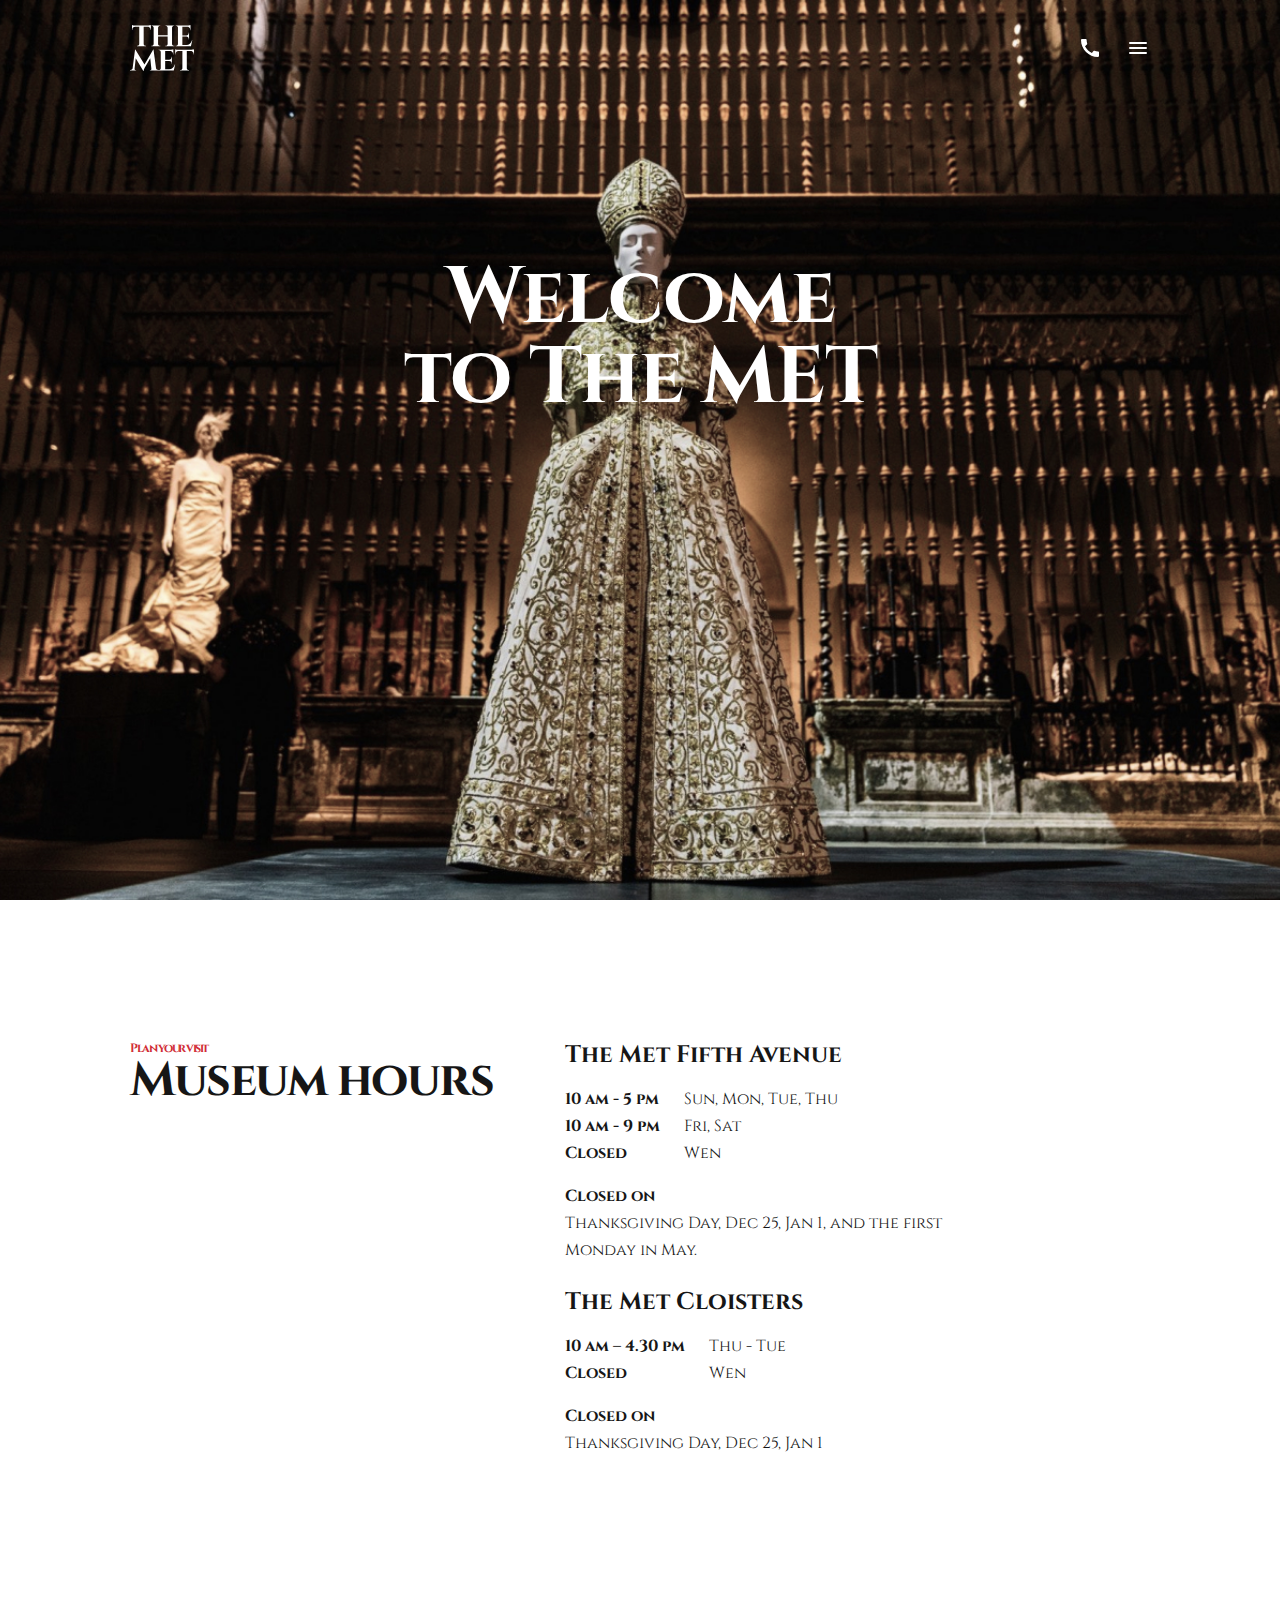
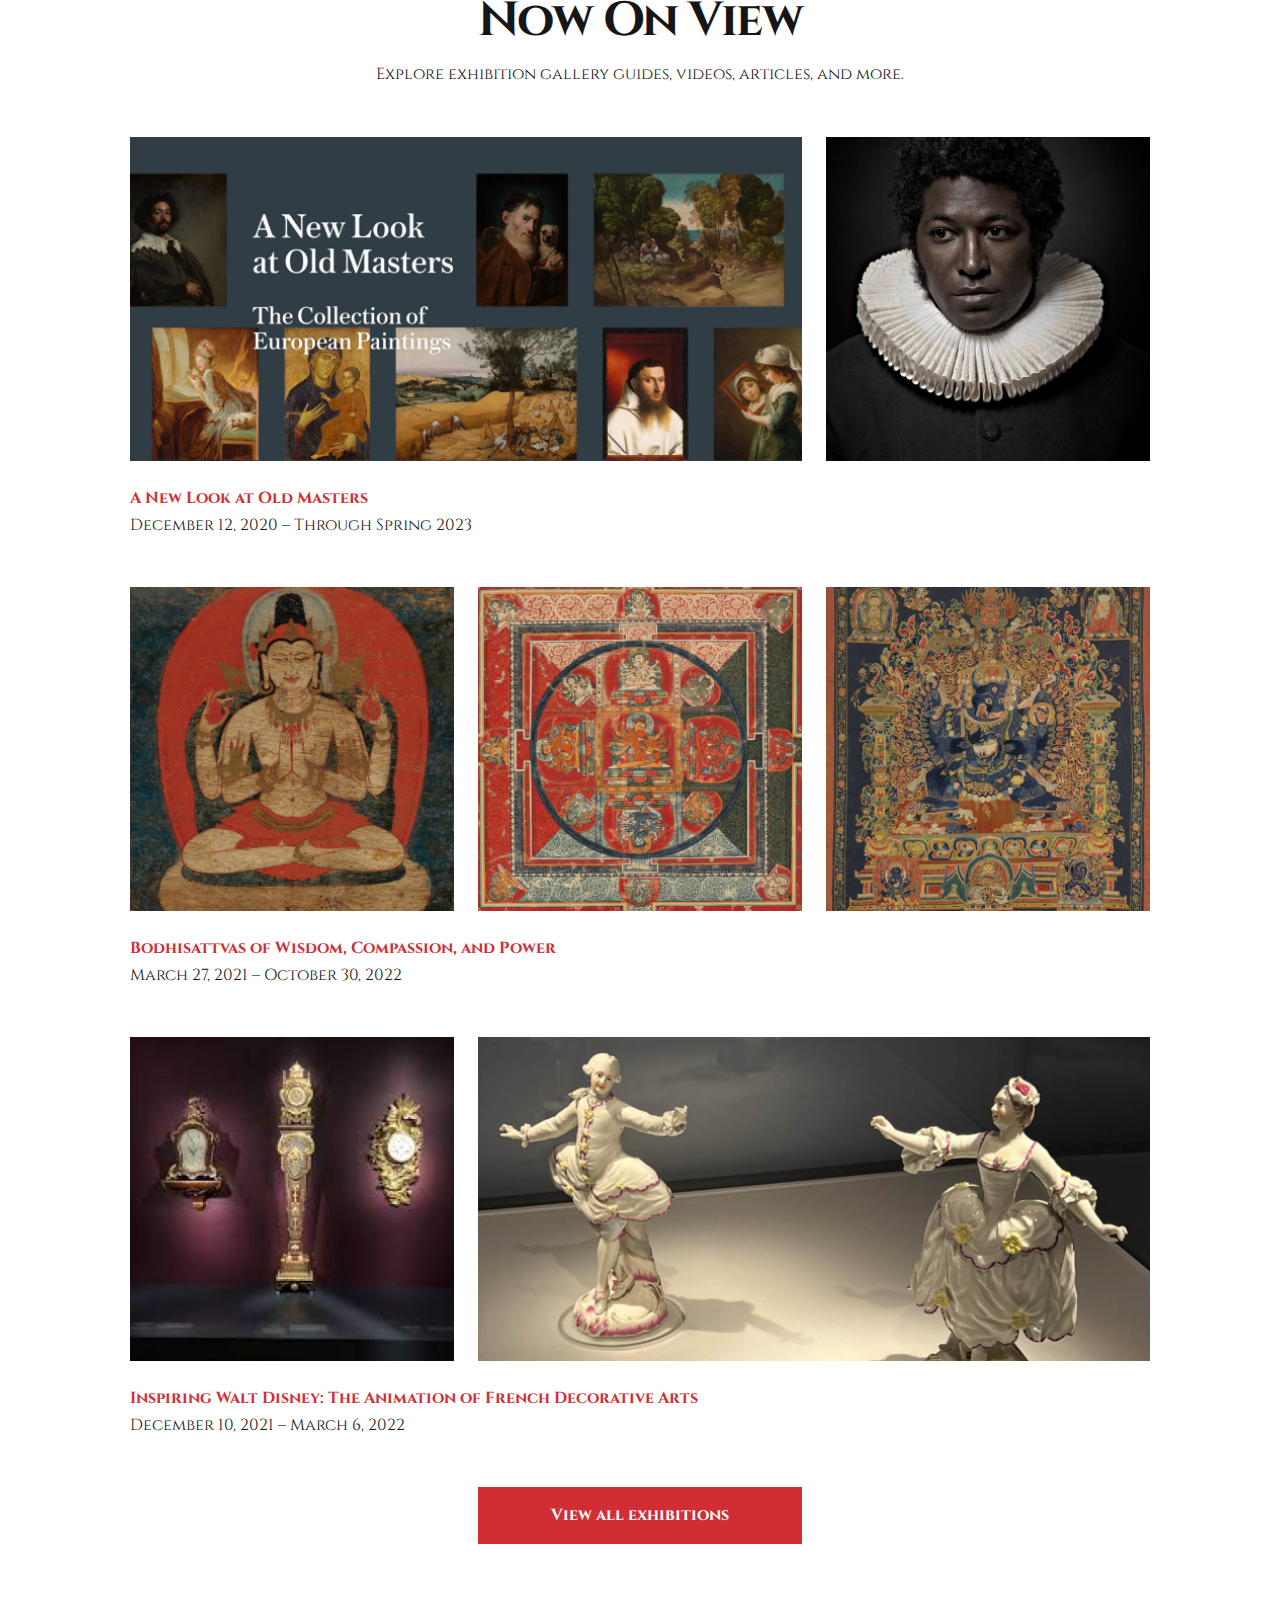
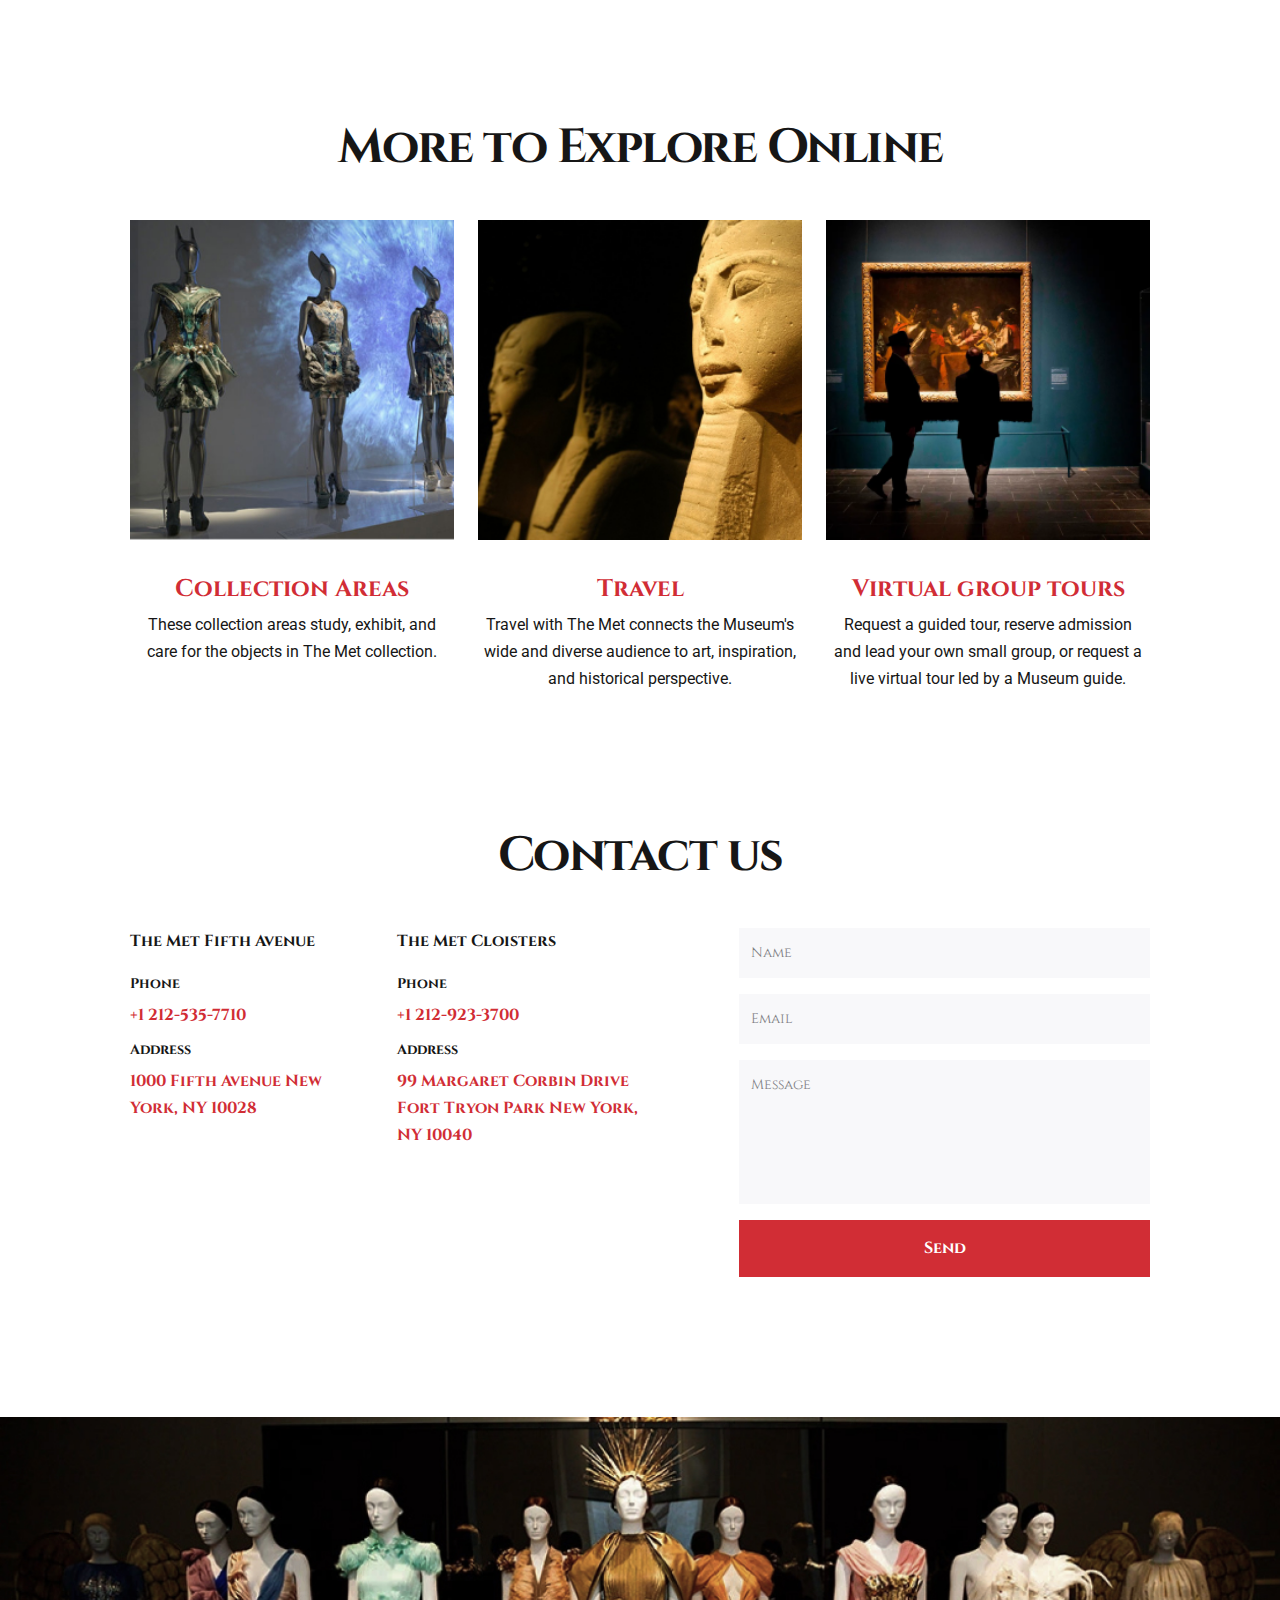
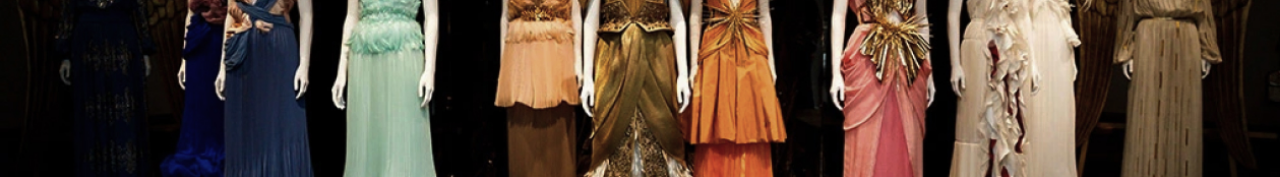
<file: index.html>
<!doctype html><html class="page" lang="en"><head><meta charset="utf-8"><meta name="viewport" content="width=device-width, initial-scale=1.0"><title>MET</title><link rel="preconnect" href="https://fonts.googleapis.com"><link rel="preconnect" href="https://fonts.gstatic.com"><link href="https://fonts.googleapis.com/css2?family=Cinzel:wght@400;700&display=swap" rel="stylesheet"><link href="https://fonts.googleapis.com/css2?family=Roboto:wght@400&display=swap" rel="stylesheet"><link rel="icon" href="logo.5a4cd48a.svg"><link rel="stylesheet" href="index.ae0da91b.css"><script src="index.cabb280d.js" defer></script></head><body class="page__body"> <header class="header"> <div class="container header__container"> <div class="header__top-bar top-bar"> <a class="logo top-bar__logo" href="#"> <span class="sr-only">Go to main page</span> <img src="logo.5a4cd48a.svg" alt="MET logo"> </a> <div class="top-bar__icons"> <a class="icon icon--phone" href="#+12125357710"> <span class="sr-only">Call for number +1 212-535-7710</span> </a> <span class="icon icon--phone icon--phone--desktop"> <a class="phone-number" href="tel:+12125357710"> <span class="phone-number__title">The Met Fifth Avenue</span> +1 212-535-7710 </a> <a class="phone-number" href="tel:+12129233700"> <span class="phone-number__title">The Met Cloisters</span> +1 212-923-3700 </a> </span> <a class="icon icon--menu" href="#menu"> <span class="sr-only">Open menu</span> </a> </div> </div> <div class="header__bottom"> <h1 class="header__title"> Welcome <br> to The MET </h1> </div> </div> </header> <aside class="menu page__menu" id="menu"> <div class="container"> <div class="menu__top-bar top-bar"> <a class="logo top-bar__logo" href="#"> <span class="sr-only">Go to main page</span> <img src="logo.5a4cd48a.svg" alt="MET logo"> </a> <a class="icon icon--close" href="#"> <span class="sr-only">Close menu</span> </a> </div> <div class="menu__bottom"> <nav class="menu__nav nav"> <ul class="nav__list"> <li class="nav__item"> <a href="#" class="nav__link"> Home </a> </li> <li class="nav__item"> <a href="#hours" class="nav__link"> About Us </a> </li> <li class="nav__item"> <a href="#exhibitions" class="nav__link"> Now on view </a> </li> <li class="nav__item"> <a href="#explore" class="nav__link"> Explore Online </a> </li> <li class="nav__item"> <a href="#contacts" class="nav__link"> Contacts </a> </li> </ul> </nav> <ul class="menu__phone-numbers"> <li class="menu__phone-item"> <a class="menu__phone-number phone-number" href="tel:+12125357710"> <span class="phone-number__title">The Met Fifth Avenue</span> +1 212-535-7710 </a> </li> <li class="menu__phone-item"> <a class="menu__phone-number phone-number" href="tel:+12129233700"> <span class="phone-number__title">The Met Cloisters</span> +1 212-923-3700 </a> </li> </ul> <a class="menu__call-btn" href="#"> call to order </a> </div> </div> </aside> <main class="main"> <section class="hours" id="hours"> <div class="container hours__container"> <h2 class="hours__title title"> <span class="hours__super-title">Plan your visit</span> Museum hours </h2> <div class="hours__content"> <div class="hours__block"> <h3 class="hours__block-title">The Met Fifth Avenue</h3> <article class="hours__timetable timetable"> <ul class="timetable__list"> <li class="timetable__list-title">10 am - 5 pm</li> <li class="timetable__list-title">10 am - 9 pm</li> <li class="timetable__list-title">Closed</li> </ul> <ul class="timetable__list"> <li class="timetable__list-text">Sun, Mon, Tue, Thu</li> <li class="timetable__list-text">Fri, Sat</li> <li class="timetable__list-text">Wen</li> </ul> </article> <h4 class="hours__info-title">Closed on</h4> <p class="hours__info-text"> Thanksgiving Day, Dec 25, Jan 1, and the first Monday in May. </p> </div> <div class="hours__block"> <h3 class="hours__block-title">The Met Cloisters</h3> <article class="hours__timetable timetable"> <ul class="timetable__list"> <li class="timetable__list-title">10 am – 4.30 pm</li> <li class="timetable__list-title">Closed</li> </ul> <ul class="timetable__list"> <li class="timetable__list-text">Thu - Tue</li> <li class="timetable__list-text">Wen</li> </ul> </article> <h4 class="hours__info-title">Closed on</h4> <p class="hours__info-text">Thanksgiving Day, Dec 25, Jan 1</p> </div> </div> </div> </section> <section class="exhibitions" id="exhibitions"> <div class="container"> <h2 class="exhibitions__title title">Now On View</h2> <p class="exhibitions__text"> Explore exhibition gallery guides, videos, articles, and more. </p> <div class="exhibitions__wrapper"> <article class="exhibition exhibitions__exhibition"> <div class="exhibition__images"> <picture class="exhibition__image exhibition__image--wide"> <source media="(min-width: 744px)" srcset="exhibitions-1-wide.f4caab1d.jpg"> <img src="exhibitions-1.f7281a50.jpg" alt="exhibitions-1"> </picture> <picture class="exhibition__image"> <source media="(min-width: 744px)" srcset="exhibitions-2-big.1ebf8afa.jpg"> <img src="exhibitions-2.7dc68cf6.jpg" alt="exhibitions-2"> </picture> </div> <a class="exhibition__title" href="#"> A New Look at Old Masters </a> <p class="exhibition__date"> December 12, 2020 – Through Spring 2023 </p> </article> <article class="exhibition exhibitions__exhibition"> <div class="exhibition__images exhibition__images--3"> <picture class="exhibition__image"> <source media="(min-width: 744px)" srcset="exhibitions-3-big.517be43f.jpg"> <img src="exhibitions-3.ffff656e.jpg" alt="exhibitions-3"> </picture> <picture class="exhibition__image"> <source media="(min-width: 744px)" srcset="exhibitions-4-big.f138825f.jpg"> <img src="exhibitions-4.d42529fd.jpg" alt="exhibitions-4"> </picture> <picture class="exhibition__image"> <source media="(min-width: 1260px)" srcset="exhibitions-5-big.afcb5029.jpg"> <img src="exhibitions-5.581c2c42.jpg" alt="exhibitions-5"> </picture> </div> <a class="exhibition__title" href="#"> Bodhisattvas of Wisdom, Compassion, and Power </a> <p class="exhibition__date">March 27, 2021 – October 30, 2022</p> </article> <article class="exhibition exhibitions__exhibition"> <div class="exhibition__images"> <picture class="exhibition__image"> <source media="(min-width: 744px)" srcset="exhibitions-6-big.f8e34506.jpg"> <img src="exhibitions-6.ca5c3b2d.jpg" alt="exhibitions-6"> </picture> <picture class="exhibition__image exhibition__image--wide"> <source media="(min-width: 744px)" srcset="exhibitions-7-wide.d2db5817.jpg"> <img src="exhibitions-7.5b925924.jpg" alt="exhibitions-7"> </picture> </div> <a class="exhibition__title" href="#"> Inspiring Walt Disney: The Animation of French Decorative Arts </a> <p class="exhibition__date">December 10, 2021 – March 6, 2022</p> </article> <button class="btn exhibitions__btn">View all exhibitions</button> </div> </div> </section> <section class="explore" id="explore"> <div class="container"> <h2 class="explore__title title">More to Explore Online</h2> <ul class="explore__list"> <li class="explore__item"> <img class="explore__item-img" src="explore-collection.a134b1f0.jpg" alt="collection areas"> <h3 class="explore__item-title">Collection Areas</h3> <p class="explore__item-text"> These collection areas study, exhibit, and care for the objects in The Met collection. </p> </li> <li class="explore__item"> <img class="explore__item-img" src="explore-travel.e0a53485.jpg" alt="sphinx photo"> <h3 class="explore__item-title">Travel</h3> <p class="explore__item-text"> Travel with The Met connects the Museum's wide and diverse audience to art, inspiration, and historical perspective. </p> </li> <li class="explore__item"> <img class="explore__item-img" src="explore-tours.fb46ebdf.jpg" alt="virtual group tours"> <h3 class="explore__item-title">Virtual group tours</h3> <p class="explore__item-text"> Request a guided tour, reserve admission and lead your own small group, or request a live virtual tour led by a Museum guide. </p> </li> </ul> </div> </section> <section class="contacts" id="contacts"> <div class="container"> <h2 class="contacts__title title">Contact us</h2> <div class="contacts__wrapper"> <div class="contacts__address-block"> <address class="contacts__address"> <h3 class="contacts__address-title">The Met Fifth Avenue</h3> <a class="contacts__address-link" href="tel:+12125357710"> <span class="contacts__address-caption">Phone</span> +1 212-535-7710 </a> <a class="contacts__address-link" href="#" target="_blank"> <span class="contacts__address-caption">Address</span> 1000 Fifth Avenue New York, NY 10028 </a> </address> <address class="contacts__address"> <h3 class="contacts__address-title">The Met Cloisters</h3> <a class="contacts__address-link" href="tel:+12129233700"> <span class="contacts__address-caption">Phone</span> +1 212-923-3700 </a> <a class="contacts__address-link" href="#" target="_blank"> <span class="contacts__address-caption">Address</span> 99 Margaret Corbin Drive Fort Tryon Park New York, NY 10040 </a> </address> </div> <form class="contacts__form form" action="#" onsubmit="this.reset(); return false;"> <label for="name"> <span class="sr-only">Please, enter your name!</span> </label> <input class="form__input" id="name" name="name" type="text" placeholder="Name" required> <label for="email"> <span class="sr-only">Please, enter your email!</span> </label> <input class="form__input" id="email" name="email" type="email" placeholder="Email" required> <label for="message"> <span class="sr-only">Please, enter your message!</span> </label> <textarea class="form__input form__input--message" id="message" name="message" placeholder="Message"></textarea> <button class="btn form__btn">Send</button> </form> </div> </div> </section> </main> <footer class="footer"></footer> </body></html>
</file>
<file: index.ae0da91b.css>
.sr-only{white-space:nowrap;-webkit-clip-path:inset(100%);clip-path:inset(100%);clip:rect(0 0 0 0);border:0;width:1px;height:1px;margin:-1px;padding:0;position:absolute;overflow:hidden}.container{padding-left:20px;padding-right:20px}@media (min-width:744px){.container{padding-left:72px;padding-right:72px}}@media (min-width:1260px){.container{max-width:1020px;margin-left:auto;margin-right:auto;padding-left:120px;padding-right:120px}}.page{color:#161616;scroll-behavior:smooth;font-family:Cinzel,serif;font-size:16px;font-weight:400;line-height:169%}.page__body{margin:0}.page__menu{opacity:0;pointer-events:none;position:fixed;top:0;left:0;right:0}.page__menu:target{opacity:1;pointer-events:all}.page:has(.page__menu:target){overflow:hidden}.logo{transition:transform .5s;display:-ms-flexbox;display:flex}.logo:hover{transform:scale(1.2)}.main{background-color:#fff;row-gap:100px;padding-top:100px;padding-bottom:100px;display:grid}@media (min-width:744px){.main{row-gap:140px;padding-top:140px;padding-bottom:140px}}.icon{cursor:pointer;width:24px;height:24px;transition:transform .5s;display:block}.icon:hover{transform:scale(1.2)}.icon--phone{background-image:url(icon-phone.736d378b.svg)}@media (min-width:1260px){.icon--phone{display:none}}.icon--phone--desktop{display:none}@media (min-width:1260px){.icon--phone--desktop{display:block;position:relative}.icon--phone--desktop .phone-number{cursor:pointer;opacity:0;text-align:right;color:#fff;min-width:201px;margin-bottom:8px;transition:opacity .5s;position:absolute;right:52px}.icon--phone--desktop .phone-number:nth-child(2){top:62px}.icon--phone--desktop:hover .phone-number{opacity:1}}.icon--menu{background-image:url(icon-burger-menu.99ac1f23.svg)}.icon--menu:hover{background-image:url(icon-burger-menu-hover.fd4b4010.svg)}.icon--close{background-image:url(icon-close.a491bbae.svg)}.top-bar{-ms-flex-pack:justify;justify-content:space-between;-ms-flex-align:center;align-items:center;padding-top:25px;padding-bottom:25px;display:-ms-flexbox;display:flex}.top-bar__icons{gap:24px;display:-ms-flexbox;display:flex}.menu{z-index:100;box-sizing:border-box;text-transform:uppercase;color:#fff;background-color:#d12d35;height:100vh;padding-bottom:31px;font-weight:700}.menu__top-bar{margin-bottom:15px}.menu__nav{margin-bottom:32px}.menu__phone-numbers{margin:0 0 16px;padding:0;list-style:none}.menu__phone-item:not(:last-child){margin-bottom:8px}.menu__phone-number{position:relative}.menu__phone-number:before{content:"";transform-origin:0;background-color:#fff;border-radius:50%;width:100%;height:1px;transition:transform .5s;position:absolute;bottom:-8px;transform:scale(0)}.menu__phone-number:hover:before{transform:scale(1)}.menu__call-btn{color:inherit;letter-spacing:2px;width:-moz-fit-content;width:fit-content;font-size:12px;line-height:133%;text-decoration:none;display:block;position:relative}.menu__call-btn:before{content:"";transform-origin:0;background-color:#fff;border-radius:50%;width:100%;height:1px;transition:transform .5s;position:absolute;bottom:-8px;transform:scale(0)}.menu__call-btn:hover:before{transform:scale(1)}.nav__list{-ms-flex-direction:column;flex-direction:column;gap:32px;margin:0;padding:0;list-style:none;display:-ms-flexbox;display:flex}.nav__item{line-height:100%}.nav__link{color:inherit;letter-spacing:2px;font-size:22px;line-height:100%;text-decoration:none;position:relative}.nav__link:before{content:"";transform-origin:0;background-color:#fff;border-radius:50%;width:100%;height:1px;transition:transform .5s;position:absolute;bottom:-8px;transform:scale(0)}.nav__link:hover:before{transform:scale(1)}.phone-number{color:inherit;font-size:16px;line-height:169%;text-decoration:none}.phone-number__title{display:block}.title{letter-spacing:-1.5px;text-align:center;margin:0 0 48px;font-size:32px;font-weight:700;line-height:100%}@media (min-width:744px){.title{font-size:48px}}.timetable{gap:24px;display:-ms-flexbox;display:flex}.timetable__list{margin:0;padding:0;list-style:none}.timetable__list-title{font-weight:700}.timetable__list-text{transition:color .5s}.timetable:hover .timetable__list-text{color:#108fd8}.exhibition__images{--columns:2;grid-template-columns:repeat(var(--columns),1fr);column-gap:20px;margin-bottom:24px;display:grid}@media (min-width:744px){.exhibition__images{--columns:6;column-gap:24px}}@media (min-width:1260px){.exhibition__images{--columns:12}}.exhibition__images--3{--columns:3;column-gap:8px;margin-bottom:24px}@media (min-width:744px){.exhibition__images--3{--columns:6;column-gap:24px}.exhibition__images--3 .exhibition__image{grid-column:span 3}.exhibition__images--3 .exhibition__image:nth-child(3){display:none}}@media (min-width:1260px){.exhibition__images--3{--columns:12}.exhibition__images--3 .exhibition__image{grid-column:span 4}.exhibition__images--3 .exhibition__image:nth-child(3){display:block}}.exhibition__image{height:0;padding-bottom:100%;transition:box-shadow .5s,transform .5s;position:relative}.exhibition__image:hover{transform:scale(1.05);box-shadow:1px 4px 16px #108fd8}@media (min-width:744px){.exhibition__image{grid-column:span 2}}@media (min-width:1260px){.exhibition__image{grid-column:span 4}}.exhibition__image img{object-fit:cover;width:100%;height:100%;position:absolute}.exhibition__image--wide{height:100%;padding-bottom:0}@media (min-width:744px){.exhibition__image--wide{grid-column:span 4}}@media (min-width:1260px){.exhibition__image--wide{grid-column:span 8}}.exhibition__title{color:#d12d35;font-weight:700;text-decoration:none;position:relative}.exhibition__title:before{content:"";transform-origin:0;background-color:#fff;border-radius:50%;width:100%;height:1px;transition:transform .5s;position:absolute;bottom:-8px;transform:scale(0)}.exhibition__title:hover:before{transform:scale(1)}.exhibition__title:before{background-color:#161616;bottom:-2px}.exhibition__date{margin:0}.btn{cursor:pointer;color:#fff;background-color:#d12d35;border:none;width:100%;padding:15px 51px;font-family:Cinzel,serif;font-size:16px;font-weight:700;line-height:169%;transition:background-color .5s}.btn:hover{background-color:#ae1c23}.btn:active{background-color:#eb343d}.form__input{box-sizing:border-box;color:#161616;background-color:#f8f8fa;border:1px solid transparent;outline:none;width:100%;margin-bottom:16px;padding:14px 11px;font-family:inherit;font-size:14px;line-height:142%;transition:border-color .5s;display:block}.form__input:last-child{margin-bottom:32px}.form__input::placeholder{color:#7e7e83;font-size:14px;line-height:142%;transition:color .5s}.form__input::placeholder{color:#7e7e83;font-size:14px;line-height:142%;transition:color .5s}.form__input--message{resize:none;height:144px}.form__input:hover::placeholder{color:#161616}.form__input:hover::placeholder{color:#161616}.form__input:focus::placeholder{color:#161616}.form__input:focus::placeholder{color:#161616}.form__input:hover,.form__input:focus{border-color:#161616}.header{background-image:url(header-bg-small.7a7cbdf2.jpg);background-position:50% 30%;background-repeat:no-repeat;background-size:cover}@media (min-width:744px){.header{background-image:url(header-bg-big.8135c6c6.jpg)}}.header__container{-ms-flex-direction:column;flex-direction:column;-ms-flex-pack:justify;justify-content:space-between;height:100vh;display:-ms-flexbox;display:flex}@media (min-width:744px){.header__top-bar{margin-bottom:141px}}@media (min-width:1260px){.header__top-bar{margin-bottom:83px}}.header__title{letter-spacing:-1.5px;color:#fff;text-align:center;margin:0;font-size:40px;line-height:100%}@media (min-width:744px){.header__title{font-size:64px}}@media (min-width:1260px){.header__title{font-size:80px}}.header__bottom{padding-bottom:288px}@media (min-width:744px){.header__bottom{padding-bottom:456px}}@media (min-width:1260px){.header__bottom{padding-bottom:482px}}.hours__container{--columns:2;grid-template-columns:repeat(var(--columns),1fr);column-gap:20px;display:grid}@media (min-width:744px){.hours__container{--columns:6;column-gap:24px}}@media (min-width:1260px){.hours__container{--columns:12}}.hours__super-title{color:#d12d35;font-size:12px;font-weight:700;line-height:140%;display:block}.hours__title{text-align:left;grid-column:1/-1;margin-bottom:32px}@media (min-width:744px){.hours__title{grid-column:1/4}}@media (min-width:1260px){.hours__title{grid-column:span 5}}.hours__content{grid-column:1/-1;row-gap:23px;display:grid}@media (min-width:744px){.hours__content{grid-column:4/7}}@media (min-width:1260px){.hours__content{grid-column:span 5}}.hours__block-title{margin:0 0 16px;font-size:24px;line-height:125%}.hours__timetable{margin-bottom:16px}.hours__info-title{margin:0}.hours__info-text{margin:0;transition:color .5s}.hours__info-text:hover{color:#108fd8}.exhibitions__title{margin-bottom:8px}.exhibitions__text{text-align:center;margin-bottom:48px}.exhibitions__wrapper{--columns:2;grid-template-columns:repeat(var(--columns),1fr);gap:48px 20px;margin-bottom:40px;display:grid}@media (min-width:744px){.exhibitions__wrapper{--columns:6;column-gap:24px}}@media (min-width:1260px){.exhibitions__wrapper{--columns:12}}.exhibitions__exhibition{grid-column:span var(--columns)}.exhibitions__btn{grid-column:span 2}@media (min-width:744px){.exhibitions__btn{grid-column:2/-2}}@media (min-width:1260px){.exhibitions__btn{grid-column:span 4/9}}.explore{text-align:center}.explore__list{--columns:2;grid-template-columns:repeat(var(--columns),1fr);gap:48px 20px;margin:0;padding:0;list-style:none;display:grid}@media (min-width:744px){.explore__list{--columns:6;column-gap:24px}}@media (min-width:1260px){.explore__list{--columns:12}}.explore__item{grid-column:1/-1;transition:box-shadow .5s,transform .5s}.explore__item:hover{transform:scale(1.05);box-shadow:1px 4px 16px #108fd8}@media (min-width:744px){.explore__item{grid-column:2/-2}}@media (min-width:1260px){.explore__item{grid-column:span 4}}.explore__item-img{width:100%;margin-bottom:24px}.explore__item-title{color:#d12d35;margin:0 0 4px;font-size:24px;line-height:140%}.explore__item-text{margin:0;padding:0 4px;font-family:Roboto,sans-serif}.contacts__wrapper{--columns:2;grid-template-columns:repeat(var(--columns),1fr);gap:48px 20px;display:grid}@media (min-width:744px){.contacts__wrapper{--columns:6;column-gap:24px}}@media (min-width:1260px){.contacts__wrapper{--columns:12}}.contacts__address-block{--columns:2;grid-column:span 2;grid-template-columns:repeat(var(--columns),1fr);grid-template-columns:repeat(1,1fr);gap:48px 20px;display:grid}@media (min-width:744px){.contacts__address-block{--columns:6;column-gap:24px}}@media (min-width:1260px){.contacts__address-block{--columns:12}}@media (min-width:744px){.contacts__address-block{grid-column:span 3;margin-right:75px}}@media (min-width:1260px){.contacts__address-block{grid-column:span 7;grid-template-columns:repeat(2,1fr)}}.contacts__form{grid-column:span 2}@media (min-width:744px){.contacts__form{grid-column:span 3}}@media (min-width:1260px){.contacts__form{grid-column:8/-1}}.contacts__address{font-style:normal}.contacts__address-title{font-size:inherit;line-height:inherit;margin:0 0 16px}.contacts__address-caption{color:#161616;margin-bottom:4px;font-size:14px;line-height:192%;display:block}.contacts__address-link{color:#d12d35;font-weight:700;text-decoration:none;transition:transform .5s;display:block;position:relative}.contacts__address-link:hover{transform:scale(1.05)}.contacts__address-link:not(:last-child){margin-bottom:8px}.footer{background-image:url(footer-bg-small.80a9995f.jpg);background-position:top;background-repeat:no-repeat;background-size:cover;height:180px}@media (min-width:744px){.footer{background-image:url(footer-bg-big.30140147.jpg);height:360px}}
/*# sourceMappingURL=index.ae0da91b.css.map */
</file>
